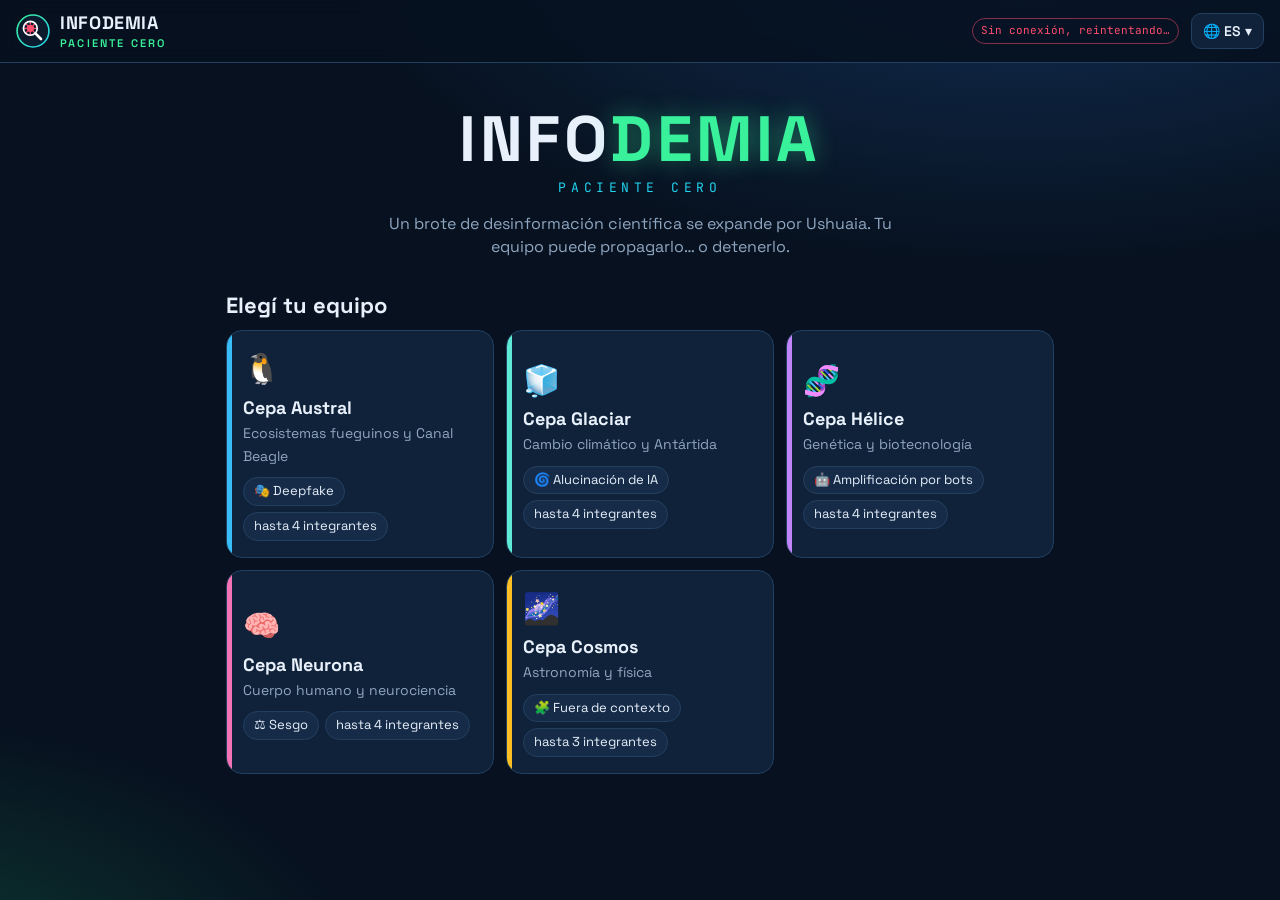
<file: index.html>
<!doctype html>
<html lang="es">
<head>
  <meta charset="utf-8">
  <meta name="viewport" content="width=device-width,initial-scale=1,viewport-fit=cover">
  <title>INFODEMIA · Paciente Cero</title>
  <meta name="description" content="Juego de equipos sobre IA generativa, bots éticos y desinformación científica (EsencIA, Unidades 4 y 5).">
  <meta name="theme-color" content="#07111f">
  <link rel="icon" href="assets/logo.svg" type="image/svg+xml">
  <link rel="preconnect" href="https://fonts.googleapis.com">
  <link rel="preconnect" href="https://fonts.gstatic.com" crossorigin>
  <link href="https://fonts.googleapis.com/css2?family=JetBrains+Mono:wght@500;700;800&family=Space+Grotesk:wght@400;500;600;700&display=swap" rel="stylesheet">
  <link rel="stylesheet" href="css/style.css">
</head>
<body>
  <header class="top">
    <div class="brand">
      <img class="logo" src="assets/logo.svg" alt="">
      <div><b>INFODEMIA</b><small data-i18n="app.subtitle">Paciente Cero</small></div>
    </div>
    <div class="grow"></div>
    <span id="mode" class="mode"></span>
    <div id="langHost"></div>
  </header>

  <main id="main" class="wrap"></main>
  <div id="toast" class="toast"></div>

  <script src="js/config.js"></script>
  <script src="js/i18n.js"></script>
  <script src="js/data.js"></script>
  <script src="js/core.js"></script>
  <script src="js/api.js"></script>
  <script src="js/ui.js"></script>
  <script src="js/cert.js"></script>
  <script src="js/app.js"></script>
</body>
</html>
</file>
<file: css/style.css>
:root{
  --bg:#07111f; --bg2:#0c1a2e; --card:#10223a; --card2:#152b48; --line:#23405f;
  --ink:#e8f1fb; --mut:#8fa6c1; --acc:#39f09b; --acc2:#22d3ee; --warn:#fbbf24; --bad:#ff4d6d; --good:#39f09b;
  --r:16px; --font:'Space Grotesk',system-ui,-apple-system,Segoe UI,Roboto,sans-serif; --mono:'JetBrains Mono',ui-monospace,monospace;
}
*{box-sizing:border-box}
html,body{margin:0}
body{background:radial-gradient(1200px 600px at 80% -10%,#123056 0%,transparent 60%),radial-gradient(900px 500px at -10% 110%,#0d3b33 0%,transparent 55%),var(--bg);
  color:var(--ink);font-family:var(--font);font-size:16px;line-height:1.45;min-height:100vh;-webkit-font-smoothing:antialiased}
button,input,select,textarea{font:inherit;color:inherit}
a{color:var(--acc2)}
.hidden{display:none!important}

/* ---------- Barra superior ---------- */
.top{position:sticky;top:0;z-index:20;display:flex;align-items:center;gap:12px;padding:10px 16px;background:rgba(7,17,31,.85);backdrop-filter:blur(10px);border-bottom:1px solid var(--line)}
.brand{display:flex;align-items:center;gap:10px;font-weight:700;letter-spacing:.04em}
.brand .logo{width:34px;height:34px}
.brand b{font-size:18px}
.brand small{display:block;font-size:11px;color:var(--acc);letter-spacing:.2em;font-weight:600;text-transform:uppercase}
.top .grow{flex:1}
.mode{font-family:var(--mono);font-size:11px;padding:4px 8px;border-radius:99px;border:1px solid var(--line);color:var(--mut);white-space:nowrap}
.mode.live{color:var(--acc);border-color:rgba(57,240,155,.4)}
.mode.off{color:var(--bad);border-color:rgba(255,77,109,.5)}

/* ---------- Selector de idioma ---------- */
.lang{position:relative}
.lang-btn{background:var(--card);border:1px solid var(--line);border-radius:10px;padding:7px 11px;cursor:pointer;font-weight:600;font-size:14px;white-space:nowrap}
.lang-menu{position:absolute;right:0;top:calc(100% + 6px);background:var(--card);border:1px solid var(--line);border-radius:12px;padding:6px;min-width:150px;display:none;box-shadow:0 12px 30px rgba(0,0,0,.4)}
.lang.open .lang-menu{display:block}
.lang-menu button{display:block;width:100%;text-align:left;background:none;border:0;padding:9px 12px;border-radius:8px;cursor:pointer}
.lang-menu button:hover,.lang-menu button.on{background:var(--card2);color:var(--acc)}

/* ---------- Layout ---------- */
.wrap{max-width:860px;margin:0 auto;padding:18px 16px 80px}
.hero{text-align:center;padding:26px 0 10px}
.hero h1{font-size:clamp(34px,9vw,64px);margin:0;letter-spacing:.06em;line-height:1}
.hero h1 span{color:var(--acc);text-shadow:0 0 24px rgba(57,240,155,.45)}
.hero .sub{font-family:var(--mono);color:var(--acc2);letter-spacing:.35em;text-transform:uppercase;font-size:13px;margin-top:8px}
.hero p{color:var(--mut);max-width:520px;margin:14px auto 0}
h2{font-size:22px;margin:0 0 8px}
h3{font-size:17px;margin:0 0 8px}
.mut{color:var(--mut)}
.small{font-size:13px}

.card{background:linear-gradient(180deg,var(--card),var(--bg2));border:1px solid var(--line);border-radius:var(--r);padding:18px;margin:14px 0}
.card.alt{background:linear-gradient(180deg,var(--card2),var(--card))}
.card.glow{border-color:rgba(57,240,155,.45);box-shadow:0 0 0 1px rgba(57,240,155,.15),0 10px 40px rgba(57,240,155,.08)}
.card.warn{border-color:rgba(251,191,36,.45)}
.grid{display:grid;gap:12px}
.g2{grid-template-columns:repeat(auto-fit,minmax(240px,1fr))}
.g3{grid-template-columns:repeat(auto-fit,minmax(180px,1fr))}
.row{display:flex;gap:10px;align-items:center;flex-wrap:wrap}
.chip{display:inline-flex;align-items:center;gap:6px;padding:4px 10px;border-radius:99px;background:var(--card2);border:1px solid var(--line);font-size:13px}
.chip.acc{color:var(--acc);border-color:rgba(57,240,155,.4)}

/* ---------- Equipos ---------- */
.teams{display:grid;gap:12px;grid-template-columns:repeat(auto-fit,minmax(230px,1fr))}
.team{position:relative;text-align:left;cursor:pointer;background:var(--card);border:1px solid var(--line);border-radius:var(--r);padding:16px;transition:.2s transform,.2s border-color;overflow:hidden}
.team:hover{transform:translateY(-2px);border-color:var(--tc)}
.team::before{content:"";position:absolute;inset:0 auto 0 0;width:5px;background:var(--tc)}
.team .em{font-size:30px}
.team b{display:block;font-size:18px;margin-top:4px}
.team .tp{color:var(--mut);font-size:14px}
.team .meta{margin-top:10px;display:flex;gap:6px;flex-wrap:wrap}
.teamhead{display:flex;align-items:center;gap:12px;padding:14px 16px;border-radius:var(--r);background:var(--card);border:1px solid var(--line);border-left:6px solid var(--tc)}
.teamhead .em{font-size:34px}
.teamhead b{font-size:19px}
.linkbtn{background:none;border:0;color:var(--mut);text-decoration:underline;cursor:pointer;font-size:13px;padding:0}

/* ---------- Fases ---------- */
.steps{display:flex;gap:6px;overflow-x:auto;padding:12px 0 4px;scrollbar-width:none}
.steps::-webkit-scrollbar{display:none}
.step{flex:0 0 auto;display:flex;align-items:center;gap:6px;padding:8px 12px;border-radius:99px;border:1px solid var(--line);background:var(--card);cursor:pointer;font-size:14px;white-space:nowrap}
.step.cur{border-color:var(--acc);color:var(--acc)}
.step.sel{background:var(--acc);color:#04120b;border-color:var(--acc);font-weight:700}
.step.lock{opacity:.45}

/* ---------- Formularios ---------- */
label{display:block;font-size:14px;color:var(--mut);margin:12px 0 6px}
input[type=text],input[type=url],select,textarea{width:100%;background:#0a182b;border:1px solid var(--line);border-radius:12px;padding:12px;outline:none}
input:focus,select:focus,textarea:focus{border-color:var(--acc2);box-shadow:0 0 0 3px rgba(34,211,238,.15)}
textarea{min-height:92px;resize:vertical}
.member{display:grid;grid-template-columns:1fr 1fr auto;gap:8px;margin-bottom:8px}
@media (max-width:560px){.member{grid-template-columns:1fr auto}.member select{grid-column:1/2}}
.btn{display:inline-flex;align-items:center;justify-content:center;gap:8px;border:0;border-radius:12px;padding:12px 18px;font-weight:700;cursor:pointer;background:var(--acc);color:#04120b;transition:.15s transform,.15s opacity;text-decoration:none}
.btn:active{transform:scale(.97)}
.btn:disabled{opacity:.5;cursor:not-allowed}
.btn.sec{background:var(--card2);color:var(--ink);border:1px solid var(--line)}
.btn.ghost{background:none;color:var(--ink);border:1px dashed var(--line)}
.btn.bad{background:var(--bad);color:#fff}
.btn.big{padding:18px 22px;font-size:20px;border-radius:16px}
.btn.block{width:100%}
.btn.sm{padding:7px 11px;font-size:13px;border-radius:9px}
.choice{display:grid;grid-template-columns:1fr 1fr;gap:12px}
.choice .btn{min-height:76px}
.choice .btn.on{outline:3px solid #fff;outline-offset:2px}
.radio{display:flex;align-items:center;gap:10px;padding:12px;border-radius:12px;border:1px solid var(--line);background:#0a182b;cursor:pointer;color:var(--ink);margin:0}
.radio input{accent-color:var(--bad);width:20px;height:20px}
.radio.on{border-color:var(--bad);background:rgba(255,77,109,.12)}
.crit{display:grid;grid-template-columns:repeat(auto-fit,minmax(150px,1fr));gap:8px}
.crit label{margin:0;display:flex;gap:8px;align-items:flex-start;padding:10px;border:1px solid var(--line);border-radius:12px;background:#0a182b;color:var(--ink);cursor:pointer;font-size:14px}
.crit label small{display:block;color:var(--mut);font-size:12px}
.crit input{accent-color:var(--acc);margin-top:3px}
.crit label.on{border-color:var(--acc);background:rgba(57,240,155,.08)}
.msg{margin-top:10px;font-size:14px;min-height:20px}
.msg.ok{color:var(--good)} .msg.err{color:var(--bad)}
.prompt{font-family:var(--mono);font-size:13px;white-space:pre-wrap;background:#06101d;border:1px dashed var(--line);border-radius:12px;padding:12px;color:#cfe3f7;max-height:260px;overflow:auto}

/* ---------- Noticias ---------- */
.news{position:relative;background:#f7f4ec;color:#1a1a1a;border-radius:14px;padding:18px;overflow:hidden;box-shadow:0 10px 30px rgba(0,0,0,.35)}
.news .slot{position:absolute;top:12px;right:12px;width:42px;height:42px;border-radius:50%;display:grid;place-items:center;font-weight:800;font-size:22px;background:#0b1b30;color:#fff}
.news .kicker{font-family:var(--mono);font-size:11px;letter-spacing:.15em;color:#b91c1c;font-weight:700;text-transform:uppercase}
.news h4{font-family:Georgia,'Times New Roman',serif;font-size:22px;line-height:1.2;margin:6px 46px 10px 0}
.news p{margin:0;font-size:15px;white-space:pre-wrap}
.news img{width:100%;max-height:220px;object-fit:cover;border-radius:10px;margin:8px 0}
.news .src{margin-top:10px;font-size:12px;color:#555;word-break:break-all}
.news.fake{outline:4px solid var(--bad)}
.news.real{outline:4px solid var(--good)}
.stamp{position:absolute;right:14px;bottom:14px;transform:rotate(-8deg);font-family:var(--mono);font-weight:800;font-size:clamp(18px,2.2vw,30px);padding:4px 12px;border:4px solid currentColor;border-radius:10px;color:var(--bad);background:rgba(255,255,255,.92);letter-spacing:.06em;animation:stamp .45s cubic-bezier(.2,1.6,.4,1);pointer-events:none;white-space:nowrap}
.stamp.real{color:#15803d}
@keyframes stamp{from{transform:rotate(-8deg) scale(2.6);opacity:0}}
.news.fake,.news.real{padding-bottom:64px}
.pair{display:grid;gap:14px;grid-template-columns:repeat(auto-fit,minmax(260px,1fr))}

/* ---------- Puntaje ---------- */
.score{display:grid;gap:6px}
.score div{display:flex;justify-content:space-between;padding:8px 12px;background:#0a182b;border-radius:10px;font-size:15px}
.score .tot{background:var(--acc);color:#04120b;font-weight:800;font-size:18px}

/* ---------- Toast ---------- */
.toast{position:fixed;left:50%;bottom:22px;transform:translateX(-50%) translateY(120px);opacity:0;visibility:hidden;pointer-events:none;background:var(--card2);border:1px solid var(--line);padding:12px 18px;border-radius:12px;transition:.3s transform;z-index:50;max-width:92vw;text-align:center}
.toast.show{transform:translateX(-50%) translateY(0);opacity:1;visibility:visible}
.toast.err{border-color:var(--bad)}

/* ---------- Certificado ---------- */
#certCanvas{width:100%;height:auto;border-radius:12px;border:1px solid var(--line);background:#fff}

/* ---------- Pantalla TV ---------- */
body.tv{font-size:18px;overflow-x:hidden}
.tvgrid{display:grid;grid-template-columns:210px 1fr 320px;gap:16px;padding:16px;min-height:calc(100vh - 60px)}
@media (max-width:1100px){.tvgrid{grid-template-columns:1fr}}
.tvnav{display:flex;flex-direction:column;gap:8px}
.tvnav .step{border-radius:12px;padding:12px;font-size:16px}
.stage{min-width:0}
.stage h1{font-size:clamp(28px,3.4vw,48px);margin:0 0 10px}
.side .card{margin-top:0}
.timer{font-family:var(--mono);font-size:30px;font-weight:700;letter-spacing:.05em}
.timer.end{color:var(--bad);animation:blink 1s steps(2) infinite}
@keyframes blink{50%{opacity:.3}}
.rank{display:grid;gap:8px}
.rank .r{display:grid;grid-template-columns:30px 1fr auto auto;gap:8px;align-items:center;padding:8px 10px;border-radius:12px;background:#0a182b;border-left:5px solid var(--tc)}
.rank .r b{font-family:var(--mono);font-size:20px}
.rank .bx{display:flex;gap:4px}
.qr{background:#fff;padding:10px;border-radius:12px;display:inline-block}
.qr img,.qr canvas{display:block}
.url{font-family:var(--mono);font-size:13px;word-break:break-all;color:var(--acc2)}
.bars{display:grid;gap:10px}
.bar{display:grid;grid-template-columns:160px 1fr 50px;gap:10px;align-items:center}
.bar .tr{height:28px;background:#0a182b;border-radius:8px;overflow:hidden}
.bar .fl{height:100%;background:var(--acc);border-radius:8px;transition:width .6s}
.tv .news h4{font-size:clamp(22px,2.2vw,32px)}
.tv .news p{font-size:clamp(16px,1.4vw,20px)}
.dots{display:flex;gap:10px;flex-wrap:wrap}
.dot{width:64px;height:64px;border-radius:50%;display:grid;place-items:center;font-size:28px;background:#0a182b;border:3px solid var(--line);position:relative}
.dot.inf{border-color:var(--bad);box-shadow:0 0 22px rgba(255,77,109,.6);animation:pulse 1.4s infinite}
.dot.ok{border-color:var(--good)}
@keyframes pulse{50%{box-shadow:0 0 6px rgba(255,77,109,.3)}}
.big-q{font-size:clamp(24px,3vw,40px);line-height:1.25;font-weight:600}
.modal{position:fixed;inset:0;background:rgba(3,8,16,.8);display:grid;place-items:center;z-index:60;padding:16px}
.modal .card{max-width:380px;width:100%}
.member-list{margin:6px 0 0;padding:0;list-style:none;font-size:15px}
.member-list li{padding:3px 0;color:var(--mut)}
.member-list li b{color:var(--ink);font-weight:600;display:inline;font-size:15px;margin:0}
svg text{font-family:var(--font)}
@media print{body *{visibility:hidden}#certCanvas,#certCanvas *{visibility:visible}#certCanvas{position:fixed;left:0;top:0;width:100%;border:0}}
</file>
